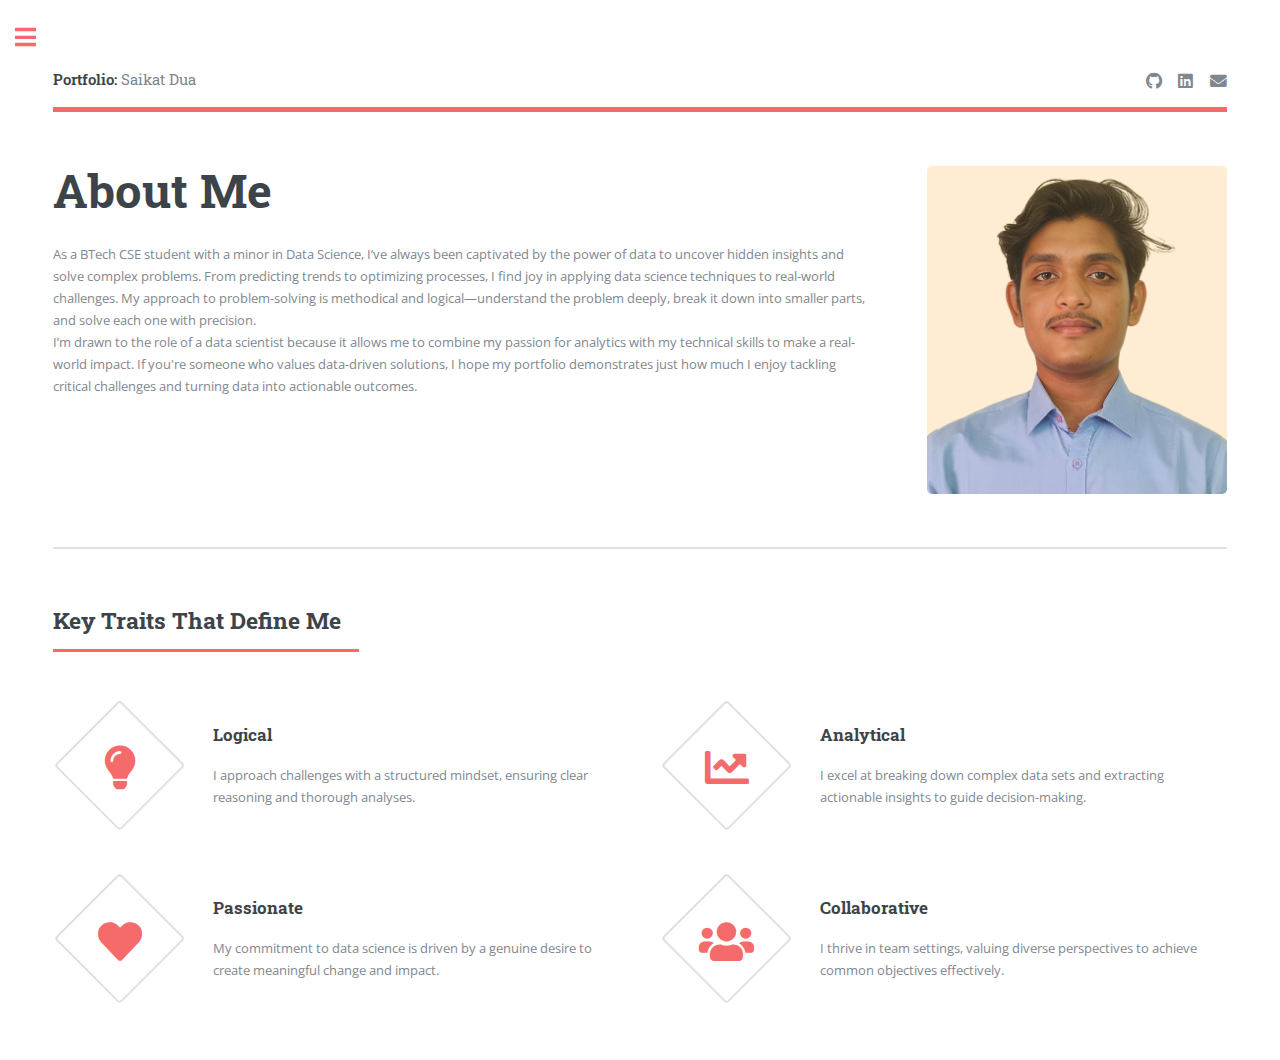
<file: index.html>
<!DOCTYPE HTML>
<!--
	Editorial by HTML5 UP
	html5up.net | @ajlkn
	Free for personal and commercial use under the CCA 3.0 license (html5up.net/license)
-->
<html>

<head>
	<title>Portfolio</title>
	<meta charset="utf-8" />
	<meta name="viewport" content="width=device-width, initial-scale=1, user-scalable=no" />
	<link rel="stylesheet" href="assets/css/main.css" />
</head>

<body class="is-preload">

	<!-- Wrapper -->
	<div id="wrapper">

		<!-- Main -->
		<div id="main">
			<div class="inner">

				<!-- Header -->
				<header id="header">
					<a href="index.html" class="logo"><strong>Portfolio:</strong> Saikat Dua</a>
					<ul class="icons">
						<li><a href="https://github.com/Saikat04" class="icon brands fa-github"><span
									class="label">GitHub</span></a></li>
						<li><a href="https://www.linkedin.com/in/saikat-dua/" class="icon brands fa-linkedin"><span
									class="label">LinkedIn</span></a></li>
						<li><a href="mailto:saikatdua21@gmail.com" class="icon solid fa-envelope"><span
									class="label">Gmail</span></a></li>
					</ul>
				</header>

				<!-- Banner -->
				<section id="banner">
					<div class="content">
						<header>
							<h1>About Me</h1>
						</header>
						<p>As a BTech CSE student with a minor in Data Science, I’ve always been captivated
							by the power of data to uncover hidden insights and solve complex problems. From
							predicting trends to optimizing processes, I find joy in applying data science
							techniques to real-world challenges. My approach to problem-solving is methodical
							and logical—understand the problem deeply, break it down into smaller parts, and
							solve each one with precision.</br>

							I’m drawn to the role of a data scientist because it allows me to combine my
							passion for analytics with my technical skills to make a real-world impact.
							If you're someone who values data-driven solutions, I hope my portfolio demonstrates
							just how much I enjoy tackling critical challenges and turning data into actionable
							outcomes.</p>

					</div>
					<span class="image object fit">
						<img src="images/myFormalPhoto.png" alt="" />
					</span>

				</section>

				<!-- Section -->
				<section>
					<header class="major">
						<h2>Key Traits That Define Me</h2>
					</header>
					<div class="features">
						<article>
							<span class="icon solid fa-lightbulb"></span>
							<div class="content">
								<h3>Logical</h3>
								<p>I approach challenges with a structured mindset, ensuring clear reasoning and
									thorough analyses.</p>
							</div>
						</article>
						<article>
							<span class="icon solid fa-chart-line"></span>
							<div class="content">
								<h3>Analytical</h3>
								<p>I excel at breaking down complex data sets and extracting actionable insights to
									guide decision-making.</p>
							</div>
						</article>
						<article>
							<span class="icon solid fa-heart"></span>
							<div class="content">
								<h3>Passionate</h3>
								<p>My commitment to data science is driven by a genuine desire to create meaningful
									change and impact.</p>
							</div>
						</article>
						<article>
							<span class="icon solid fa-users"></span>
							<div class="content">
								<h3>Collaborative</h3>
								<p>I thrive in team settings, valuing diverse perspectives to achieve common objectives
									effectively.</p>
							</div>
						</article>
					</div>
				</section>


			</div>
		</div>

		<!-- Sidebar -->
		<div id="sidebar">
			<div class="inner">

				<!-- Menu -->
				<nav id="menu">
					<header class="major">
						<h2>Menu</h2>
					</header>
					<ul>
						<li><a href="index.html">Homepage</a></li>
						<li><a href="resume.html">Resume</a></li>
						<li><a href="skills.html">Skills</a></li>
						<li><a href="projects.html">Projects</a></li>
					</ul>
				</nav>

				<!-- Section -->
				<section>
					<header class="major">
						<h2>Get in touch</h2>
					</header>
					<p>I’d love to hear from you! Whether you have a question, a collaboration opportunity,
						or just want to connect over our shared interests in data science and technology,
						feel free to reach out. Your insights and inquiries are always welcome, and I’m
						eager to engage in meaningful conversations that drive innovation and problem-solving.</p>
					<ul class="contact">
						<li class="icon solid fa-envelope"><a
								href="mailto:saikatdua21@gmail.com">saikatdua21@gmail.com</a></li>
						<li class="icon brands fa-linkedin"><a
							href="https://www.linkedin.com/in/saikat-dua/">LinkedIn: Saikat Dua</a></li>
					</ul>
				</section>

			</div>
		</div>

	</div>

	<!-- Scripts -->
	<script src="assets/js/jquery.min.js"></script>
	<script src="assets/js/browser.min.js"></script>
	<script src="assets/js/breakpoints.min.js"></script>
	<script src="assets/js/util.js"></script>
	<script src="assets/js/main.js"></script>

</body>

</html>
</file>
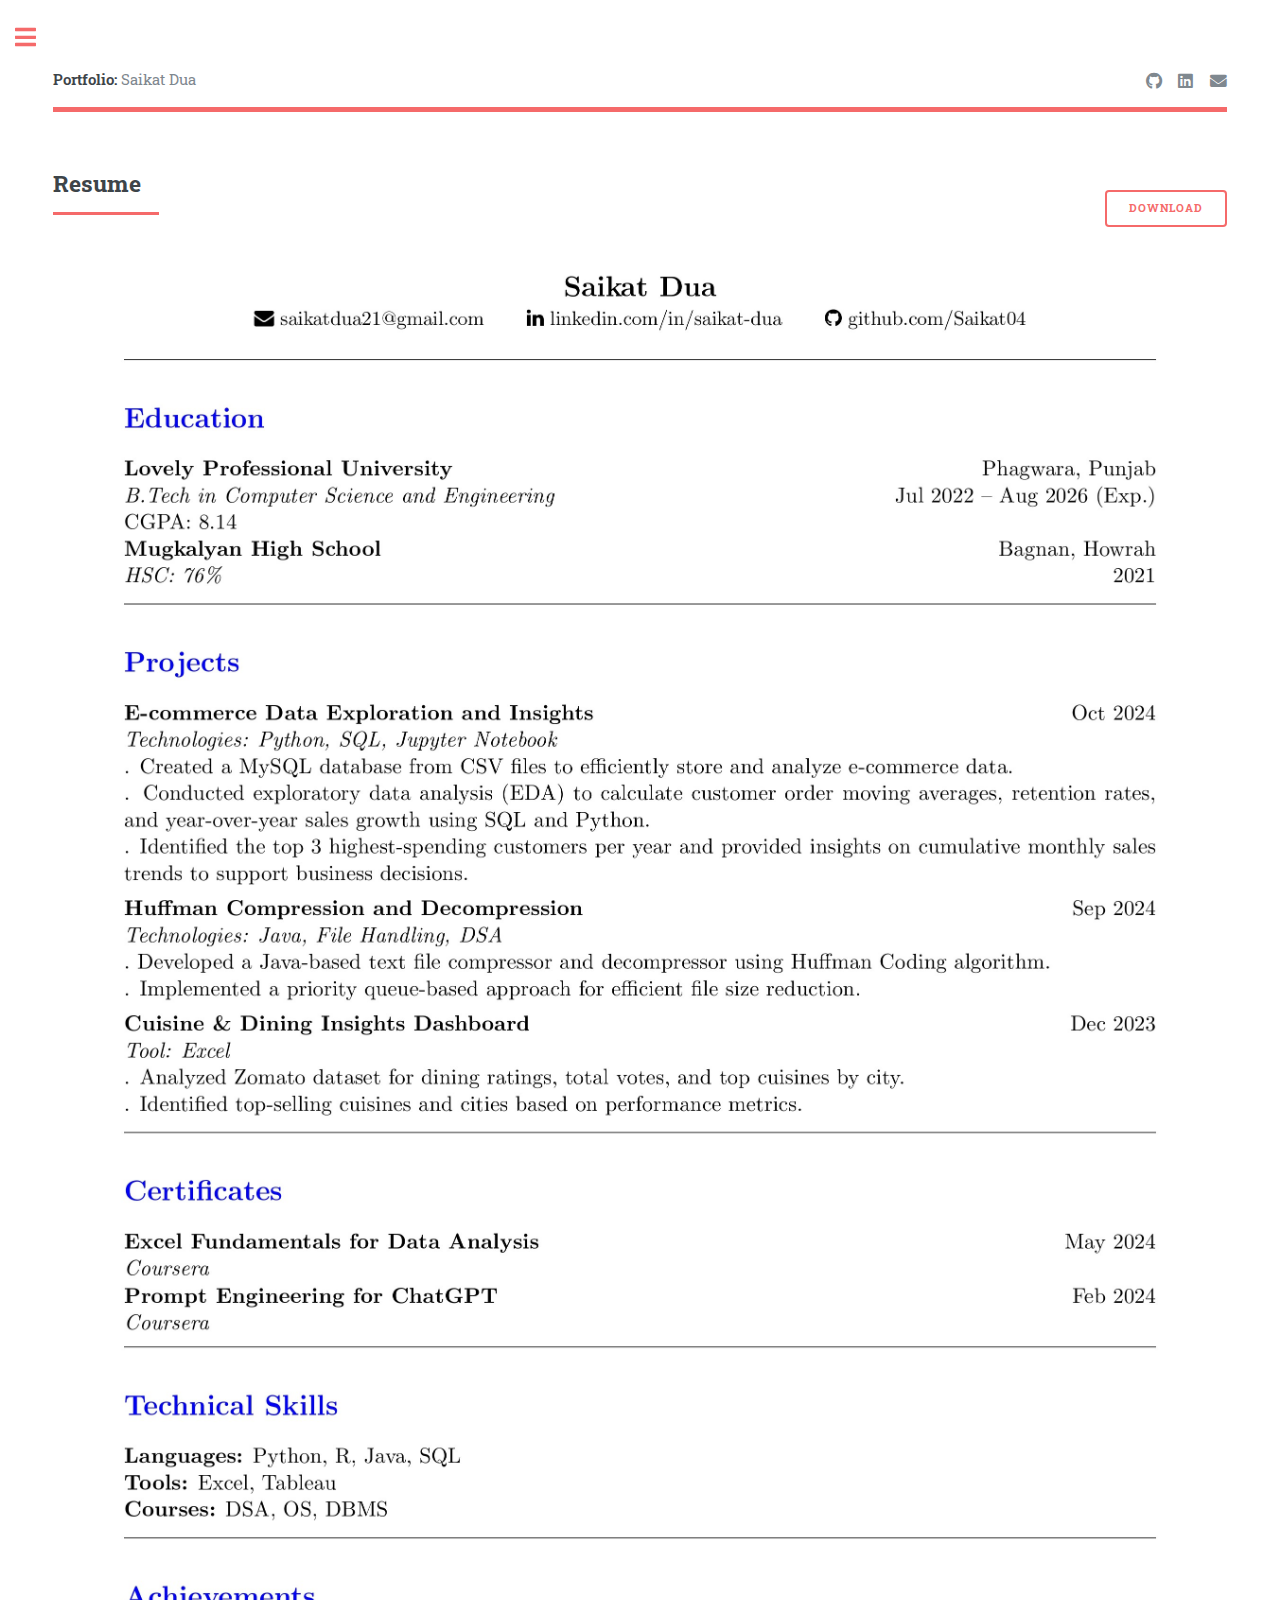
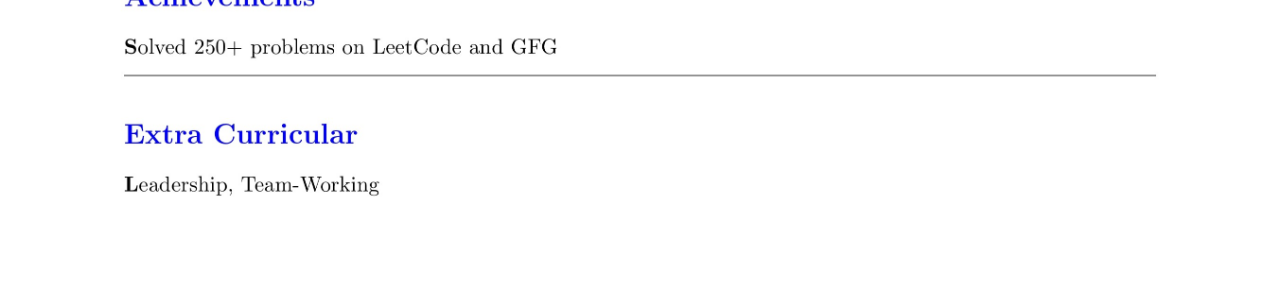
<file: resume.html>
<!DOCTYPE HTML>
<html>

<head>
    <title>Portfolio</title>
    <meta charset="utf-8" />
    <meta name="viewport" content="width=device-width, initial-scale=1, user-scalable=no" />
    <link rel="stylesheet" href="assets/css/main.css" />
</head>

<body class="is-preload">

    <!-- Wrapper -->
    <div id="wrapper">

        <!-- Main -->
        <div id="main">
            <div class="inner">

                <!-- Header -->
                <header id="header">
                    <a href="index.html" class="logo"><strong>Portfolio:</strong> Saikat Dua</a>
                    <ul class="icons">
                        <li><a href="https://github.com/Saikat04" class="icon brands fa-github"><span
                                    class="label">GitHub</span></a></li>
                        <li><a href="https://www.linkedin.com/in/saikat-dua/" class="icon brands fa-linkedin"><span
                                    class="label">LinkedIn</span></a></li>
                        <li><a href="mailto:saikatdua21@gmail.com" class="icon solid fa-envelope"><span
                                    class="label">Gmail</span></a></li>
                    </ul>
                </header>

                <!-- Content -->
                <section style="position: relative;">
                    <header class="main" style="display: flex; justify-content: space-between; align-items: center;"> 
                        <header class="major">
                            <h2>Resume</h2>
                        </header>                       
                        <a href="https://1drv.ms/b/c/0c2603d4661e2da8/EaKHaNieFdFLhnSWYtY1rpMBMd73BALkNBm1us3zPhjNMw" class="button" style="margin-left: 20px;">Download</a>
                    </header>
                    <span class="image main" style="margin-top: 10px;">
                        <img src="images/resume.jpg" alt="" />
                    </span>
                </section>

            </div>
        </div>

        <div id="sidebar">
            <div class="inner">

                <!-- Menu -->
                <nav id="menu">
                    <header class="major">
                        <h2>Menu</h2>
                    </header>
                    <ul>
                        <li><a href="index.html">Homepage</a></li>
                        <li><a href="resume.html">Resume</a></li>
                        <li><a href="skills.html">Skills</a></li>
                        <li><a href="projects.html">Projects</a></li>
                    </ul>
                </nav>

                <!-- Section -->
                <section>
                    <header class="major">
                        <h2>Get in touch</h2>
                    </header>
                    <p>I’d love to hear from you! Whether you have a question, a collaboration opportunity,
                        or just want to connect over our shared interests in data science and technology,
                        feel free to reach out. Your insights and inquiries are always welcome, and I’m
                        eager to engage in meaningful conversations that drive innovation and problem-solving.</p>
                    <ul class="contact">
                        <li class="icon solid fa-envelope"><a
                                href="mailto:saikatdua21@gmail.com">saikatdua21@gmail.com</a>
                        </li>
                        <li class="icon brands fa-linkedin"><a
							href="https://www.linkedin.com/in/saikat-dua/">LinkedIn: Saikat Dua</a></li>
                    </ul>
                </section>

            </div>
        </div>

    </div>

    <!-- Scripts -->
    <script src="assets/js/jquery.min.js"></script>
    <script src="assets/js/browser.min.js"></script>
    <script src="assets/js/breakpoints.min.js"></script>
    <script src="assets/js/util.js"></script>
    <script src="assets/js/main.js"></script>

</body>

</html>
</file>
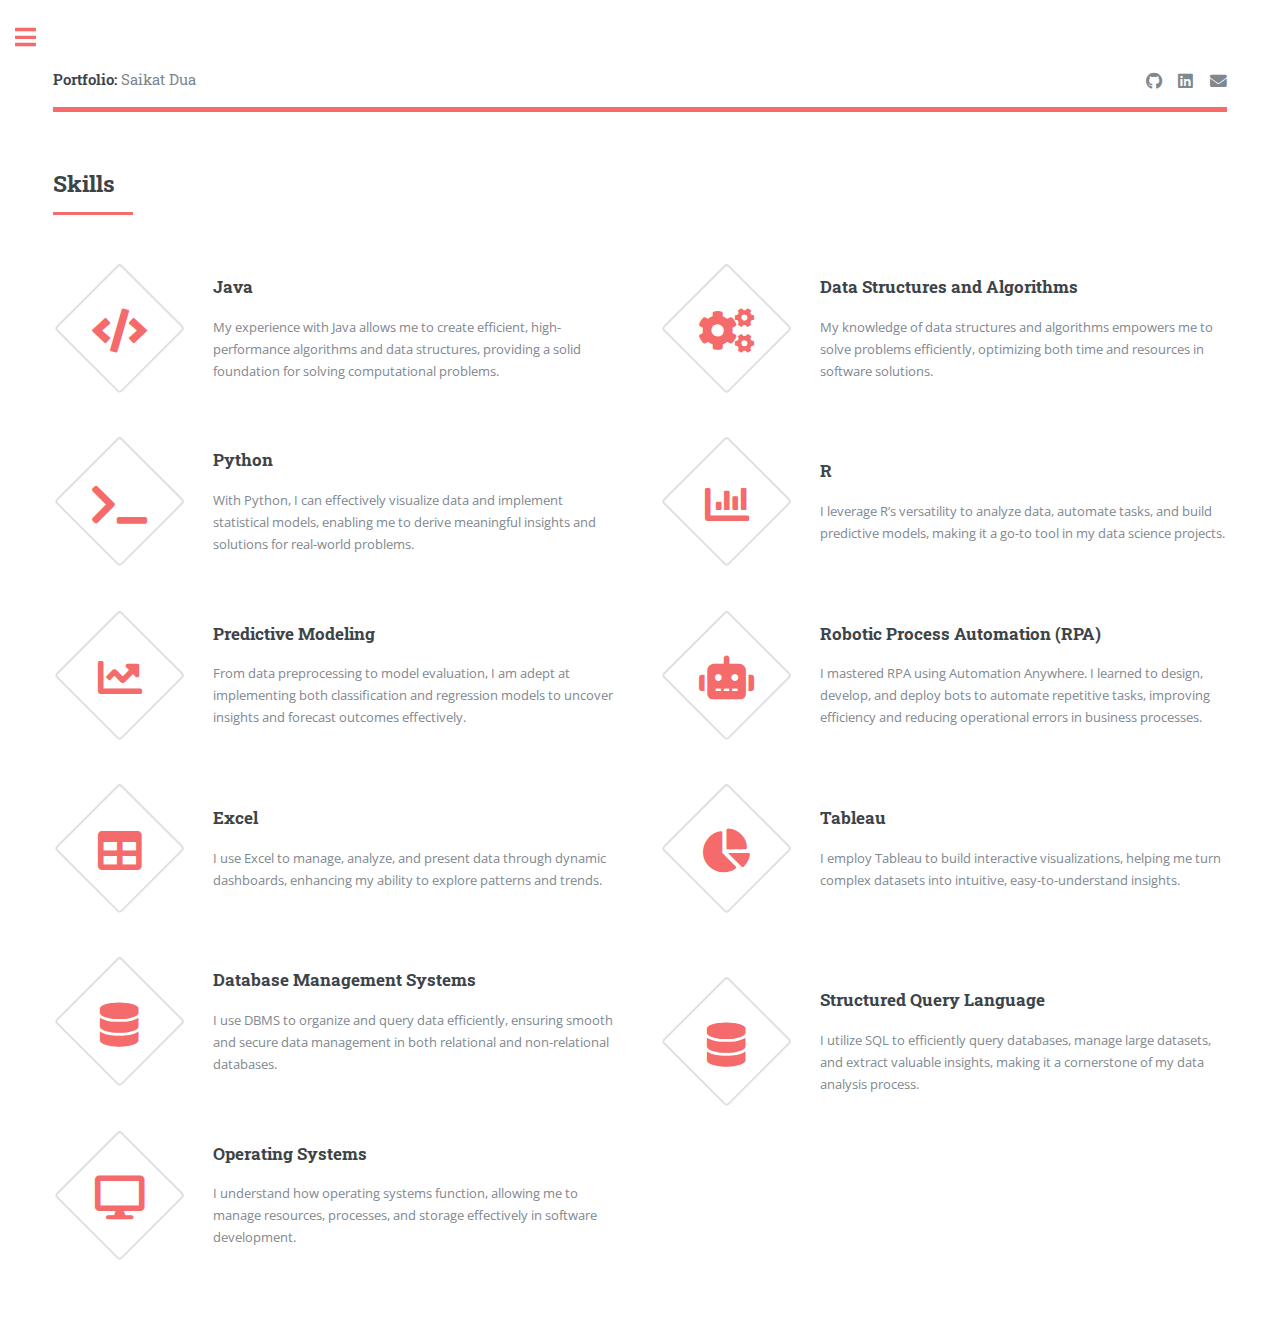
<file: skills.html>
<!DOCTYPE HTML>
<html>

<head>
    <title>Portfolio</title>
    <meta charset="utf-8" />
    <meta name="viewport" content="width=device-width, initial-scale=1, user-scalable=no" />
    <link rel="stylesheet" href="assets/css/main.css" />
</head>

<body class="is-preload">

    <!-- Wrapper -->
    <div id="wrapper">

        <!-- Main -->
        <div id="main">
            <div class="inner">

                <!-- Header -->
                <header id="header">
                    <a href="index.html" class="logo"><strong>Portfolio:</strong> Saikat Dua</a>
                    <ul class="icons">
                        <li><a href="https://github.com/Saikat04" class="icon brands fa-github"><span
                                    class="label">GitHub</span></a></li>
                        <li><a href="https://www.linkedin.com/in/saikat-dua/" class="icon brands fa-linkedin"><span
                                    class="label">LinkedIn</span></a></li>
                        <li><a href="mailto:saikatdua21@gmail.com" class="icon solid fa-envelope"><span
                                    class="label">Gmail</span></a></li>
                    </ul>
                </header>

                <!-- Banner -->
                <section>
                    <header class="major">
                        <h2>Skills</h2>
                    </header>
                    <div class="features">
                        <article>
                            <span class="icon solid fa-code"></span>
                            <div class="content">
                                <h3>Java</h3>
                                <p>My experience with Java allows me to create efficient, high-performance
                                    algorithms and data structures, providing a solid foundation for solving
                                    computational problems.</p>
                            </div>
                        </article>
                        <article>
                            <span class="icon solid fa-cogs"></span>
                            <div class="content">
                                <h3>Data Structures and Algorithms</h3>
                                <p>My knowledge of data structures and algorithms empowers me to solve
                                    problems efficiently, optimizing both time and resources in software
                                    solutions.</p>
                            </div>
                        </article>
                        <article>
                            <span class="icon solid fa-terminal"></span>
                            <div class="content">
                                <h3>Python</h3>
                                <p>With Python, I can effectively visualize data and implement statistical
                                    models, enabling me to derive meaningful insights and solutions for
                                    real-world problems.</p>
                            </div>
                        </article>
                        
                        <article>
                            <span class="icon solid fa-chart-bar"></span>
                            <div class="content">
                                <h3>R</h3>
                                <p>I leverage R’s versatility to analyze data, automate tasks, and build
                                    predictive models, making it a go-to tool in my data science projects.</p>
                            </div>
                        </article>
                        <article>
                            <span class="icon solid fa-chart-line"></span>
                            <div class="content">
                                <h3>Predictive Modeling</h3>
                                <p>From data preprocessing to model evaluation, I am adept at implementing both 
                                   classification and regression models to uncover insights and forecast outcomes effectively.</p>
                            </div>
                        </article>
                        <article>
                            <span class="icon solid fa-robot"></span>
                            <div class="content">
                                <h3>Robotic Process Automation (RPA)</h3>
                                <p>I mastered RPA using Automation Anywhere. I learned to design, 
                                   develop, and deploy bots to automate repetitive tasks, improving efficiency and reducing 
                                   operational errors in business processes.</p>
                            </div>
                        </article>
                        
                        <article>
                            <span class="icon solid fa-table"></span>
                            <div class="content">
                                <h3>Excel</h3>
                                <p>I use Excel to manage, analyze, and present data through dynamic
                                    dashboards, enhancing my ability to explore patterns and trends.</p>
                            </div>
                        </article>
                        <article>
                            <span class="icon solid fa-chart-pie"></span>
                            <div class="content">
                                <h3>Tableau</h3>
                                <p>I employ Tableau to build interactive visualizations, helping me turn
                                    complex datasets into intuitive, easy-to-understand insights.</p>
                            </div>
                        </article>


                        <article>
                            <span class="icon solid fa-database"></span>
                            <div class="content">
                                <h3>Database Management Systems</h3>
                                <p>I use DBMS to organize and query data efficiently, ensuring smooth
                                    and secure data management in both relational and non-relational
                                    databases.</p>
                            </div>
                        </article>
                        <article>
                            <span class="icon solid fa-database"></span>
                            <div class="content">
                                <h3>Structured Query Language</h3>
                                <p>I utilize SQL to efficiently query databases, manage large datasets,
                                    and extract valuable insights, making it a cornerstone of my data
                                    analysis process.</p>
                            </div>
                        </article>
                        <article>
                            <span class="icon solid fa-desktop"></span>
                            <div class="content">
                                <h3>Operating Systems</h3>
                                <p>I understand how operating systems function, allowing me to manage
                                    resources, processes, and storage effectively in software development.</p>
                            </div>
                        </article>
                    </div>
                </section>

            </div>
        </div>

        <!-- Sidebar -->
        <div id="sidebar">
            <div class="inner">

                <!-- Menu -->
                <nav id="menu">
                    <header class="major">
                        <h2>Menu</h2>
                    </header>
                    <ul>
                        <li><a href="index.html">Homepage</a></li>
                        <li><a href="resume.html">Resume</a></li>
                        <li><a href="skills.html">Skills</a></li>
                        <li><a href="projects.html">Projects</a></li>
                    </ul>
                </nav>

                <!-- Section -->
                <section>
                    <header class="major">
                        <h2>Get in touch</h2>
                    </header>
                    <p>I’d love to hear from you! Whether you have a question, a collaboration opportunity,
                        or just want to connect over our shared interests in data science and technology,
                        feel free to reach out. Your insights and inquiries are always welcome, and I’m
                        eager to engage in meaningful conversations that drive innovation and problem-solving.</p>
                    <ul class="contact">
                        <li class="icon solid fa-envelope"><a
                                href="mailto:saikatdua21@gmail.com">saikatdua21@gmail.com</a></li>
                        <li class="icon brands fa-linkedin"><a href="https://www.linkedin.com/in/saikat-dua/">LinkedIn:
                                Saikat Dua</a></li>
                    </ul>
                </section>

            </div>
        </div>

    </div>

    <!-- Scripts -->
    <script src="assets/js/jquery.min.js"></script>
    <script src="assets/js/browser.min.js"></script>
    <script src="assets/js/breakpoints.min.js"></script>
    <script src="assets/js/util.js"></script>
    <script src="assets/js/main.js"></script>

</body>

</html>
</file>
<file: assets/css/main.css>
@import url(fontawesome-all.min.css);
@import url("https://fonts.googleapis.com/css?family=Open+Sans:400,600,400italic,600italic|Roboto+Slab:400,700");

/*
	Editorial by HTML5 UP
	html5up.net | @ajlkn
	Free for personal and commercial use under the CCA 3.0 license (html5up.net/license)
*/
html,
body,
div,
span,
applet,
object,
iframe,
h1,
h2,
h3,
h4,
h5,
h6,
p,
blockquote,
pre,
a,
abbr,
acronym,
address,
big,
cite,
code,
del,
dfn,
em,
img,
ins,
kbd,
q,
s,
samp,
small,
strike,
strong,
sub,
sup,
tt,
var,
b,
u,
i,
center,
dl,
dt,
dd,
ol,
ul,
li,
fieldset,
form,
label,
legend,
table,
caption,
tbody,
tfoot,
thead,
tr,
th,
td,
article,
aside,
canvas,
details,
embed,
figure,
figcaption,
footer,
header,
hgroup,
menu,
nav,
output,
ruby,
section,
summary,
time,
mark,
audio,
video {
  margin: 0;
  padding: 0;
  border: 0;
  font-size: 100%;
  font: inherit;
  vertical-align: baseline;
}

article,
aside,
details,
figcaption,
figure,
footer,
header,
hgroup,
menu,
nav,
section {
  display: block;
}

body {
  line-height: 1;
}

ol,
ul {
  list-style: none;
}

blockquote,
q {
  quotes: none;
}

blockquote:before,
blockquote:after,
q:before,
q:after {
  content: '';
  content: none;
}

table {
  border-collapse: collapse;
  border-spacing: 0;
}

body {
  -webkit-text-size-adjust: none;
}

mark {
  background-color: transparent;
  color: inherit;
}

input::-moz-focus-inner {
  border: 0;
  padding: 0;
}

input,
select,
textarea {
  -moz-appearance: none;
  -webkit-appearance: none;
  -ms-appearance: none;
  appearance: none;
}

/* Basic */
@-ms-viewport {
  width: device-width;
}

body {
  -ms-overflow-style: scrollbar;
}

@media screen and (max-width: 480px) {

  html,
  body {
    min-width: 320px;
  }
}

html {
  box-sizing: border-box;
}

*,
*:before,
*:after {
  box-sizing: inherit;
}

body {
  background: #ffffff;
}

body.is-preload *,
body.is-preload *:before,
body.is-preload *:after,
body.is-resizing *,
body.is-resizing *:before,
body.is-resizing *:after {
  -moz-animation: none !important;
  -webkit-animation: none !important;
  -ms-animation: none !important;
  animation: none !important;
  -moz-transition: none !important;
  -webkit-transition: none !important;
  -ms-transition: none !important;
  transition: none !important;
}

/* Type */
body,
input,
select,
textarea {
  color: #7f888f;
  font-family: "Open Sans", sans-serif;
  font-size: 13pt;
  font-weight: 400;
  line-height: 1.65;
}

@media screen and (max-width: 1680px) {

  body,
  input,
  select,
  textarea {
    font-size: 11pt;
  }
}

@media screen and (max-width: 1280px) {

  body,
  input,
  select,
  textarea {
    font-size: 10pt;
  }
}

@media screen and (max-width: 360px) {

  body,
  input,
  select,
  textarea {
    font-size: 9pt;
  }
}

a {
  -moz-transition: color 0.2s ease-in-out, border-bottom-color 0.2s ease-in-out;
  -webkit-transition: color 0.2s ease-in-out, border-bottom-color 0.2s ease-in-out;
  -ms-transition: color 0.2s ease-in-out, border-bottom-color 0.2s ease-in-out;
  transition: color 0.2s ease-in-out, border-bottom-color 0.2s ease-in-out;
  border-bottom: dotted 1px;
  color: #f56a6a;
  text-decoration: none;
}

a:hover {
  border-bottom-color: #f56a6a;
  color: #f56a6a !important;
}

a:hover strong {
  color: inherit;
}

strong,
b {
  color: #3d4449;
  font-weight: 600;
}

em,
i {
  font-style: italic;
}

p {
  margin: 0 0 2em 0;
}

h1,
h2,
h3,
h4,
h5,
h6 {
  color: #3d4449;
  font-family: "Roboto Slab", serif;
  font-weight: 700;
  line-height: 1.5;
  margin: 0 0 1em 0;
}

h1 a,
h2 a,
h3 a,
h4 a,
h5 a,
h6 a {
  color: inherit;
  text-decoration: none;
  border-bottom: 0;
}

h1 {
  font-size: 4em;
  margin: 0 0 0.5em 0;
  line-height: 1.3;
}

h2 {
  font-size: 1.75em;
}

h3 {
  font-size: 1.25em;
}

h4 {
  font-size: 1.1em;
}

h5 {
  font-size: 0.9em;
}

h6 {
  font-size: 0.7em;
}

@media screen and (max-width: 1680px) {
  h1 {
    font-size: 3.5em;
  }
}

@media screen and (max-width: 980px) {
  h1 {
    font-size: 3.25em;
  }
}

@media screen and (max-width: 736px) {
  h1 {
    font-size: 2em;
    line-height: 1.4;
  }

  h2 {
    font-size: 1.5em;
  }
}

sub {
  font-size: 0.8em;
  position: relative;
  top: 0.5em;
}

sup {
  font-size: 0.8em;
  position: relative;
  top: -0.5em;
}

blockquote {
  border-left: solid 3px rgba(210, 215, 217, 0.75);
  font-style: italic;
  margin: 0 0 2em 0;
  padding: 0.5em 0 0.5em 2em;
}

code {
  background: rgba(230, 235, 237, 0.25);
  border-radius: 0.375em;
  border: solid 1px rgba(210, 215, 217, 0.75);
  font-family: "Courier New", monospace;
  font-size: 0.9em;
  margin: 0 0.25em;
  padding: 0.25em 0.65em;
}

pre {
  -webkit-overflow-scrolling: touch;
  font-family: "Courier New", monospace;
  font-size: 0.9em;
  margin: 0 0 2em 0;
}

pre code {
  display: block;
  line-height: 1.75;
  padding: 1em 1.5em;
  overflow-x: auto;
}

hr {
  border: 0;
  border-bottom: solid 1px rgba(210, 215, 217, 0.75);
  margin: 2em 0;
}

hr.major {
  margin: 3em 0;
}

.align-left {
  text-align: left;
}

.align-center {
  text-align: center;
}

.align-right {
  text-align: right;
}

/* Row */
.row {
  display: flex;
  flex-wrap: wrap;
  box-sizing: border-box;
  align-items: stretch;
}

.row>* {
  box-sizing: border-box;
}

.row.gtr-uniform>*> :last-child {
  margin-bottom: 0;
}

.row.aln-left {
  justify-content: flex-start;
}

.row.aln-center {
  justify-content: center;
}

.row.aln-right {
  justify-content: flex-end;
}

.row.aln-top {
  align-items: flex-start;
}

.row.aln-middle {
  align-items: center;
}

.row.aln-bottom {
  align-items: flex-end;
}

.row>.imp {
  order: -1;
}

.row>.col-1 {
  width: 8.33333%;
}

.row>.off-1 {
  margin-left: 8.33333%;
}

.row>.col-2 {
  width: 16.66667%;
}

.row>.off-2 {
  margin-left: 16.66667%;
}

.row>.col-3 {
  width: 25%;
}

.row>.off-3 {
  margin-left: 25%;
}

.row>.col-4 {
  width: 33.33333%;
}

.row>.off-4 {
  margin-left: 33.33333%;
}

.row>.col-5 {
  width: 41.66667%;
}

.row>.off-5 {
  margin-left: 41.66667%;
}

.row>.col-6 {
  width: 50%;
}

.row>.off-6 {
  margin-left: 50%;
}

.row>.col-7 {
  width: 58.33333%;
}

.row>.off-7 {
  margin-left: 58.33333%;
}

.row>.col-8 {
  width: 66.66667%;
}

.row>.off-8 {
  margin-left: 66.66667%;
}

.row>.col-9 {
  width: 75%;
}

.row>.off-9 {
  margin-left: 75%;
}

.row>.col-10 {
  width: 83.33333%;
}

.row>.off-10 {
  margin-left: 83.33333%;
}

.row>.col-11 {
  width: 91.66667%;
}

.row>.off-11 {
  margin-left: 91.66667%;
}

.row>.col-12 {
  width: 100%;
}

.row>.off-12 {
  margin-left: 100%;
}

.row.gtr-0 {
  margin-top: 0;
  margin-left: 0em;
}

.row.gtr-0>* {
  padding: 0 0 0 0em;
}

.row.gtr-0.gtr-uniform {
  margin-top: 0em;
}

.row.gtr-0.gtr-uniform>* {
  padding-top: 0em;
}

.row.gtr-25 {
  margin-top: 0;
  margin-left: -0.375em;
}

.row.gtr-25>* {
  padding: 0 0 0 0.375em;
}

.row.gtr-25.gtr-uniform {
  margin-top: -0.375em;
}

.row.gtr-25.gtr-uniform>* {
  padding-top: 0.375em;
}

.row.gtr-50 {
  margin-top: 0;
  margin-left: -0.75em;
}

.row.gtr-50>* {
  padding: 0 0 0 0.75em;
}

.row.gtr-50.gtr-uniform {
  margin-top: -0.75em;
}

.row.gtr-50.gtr-uniform>* {
  padding-top: 0.75em;
}

.row {
  margin-top: 0;
  margin-left: -1.5em;
}

.row>* {
  padding: 0 0 0 1.5em;
}

.row.gtr-uniform {
  margin-top: -1.5em;
}

.row.gtr-uniform>* {
  padding-top: 1.5em;
}

.row.gtr-150 {
  margin-top: 0;
  margin-left: -2.25em;
}

.row.gtr-150>* {
  padding: 0 0 0 2.25em;
}

.row.gtr-150.gtr-uniform {
  margin-top: -2.25em;
}

.row.gtr-150.gtr-uniform>* {
  padding-top: 2.25em;
}

.row.gtr-200 {
  margin-top: 0;
  margin-left: -3em;
}

.row.gtr-200>* {
  padding: 0 0 0 3em;
}

.row.gtr-200.gtr-uniform {
  margin-top: -3em;
}

.row.gtr-200.gtr-uniform>* {
  padding-top: 3em;
}

@media screen and (max-width: 1680px) {
  .row {
    display: flex;
    flex-wrap: wrap;
    box-sizing: border-box;
    align-items: stretch;
  }

  .row>* {
    box-sizing: border-box;
  }

  .row.gtr-uniform>*> :last-child {
    margin-bottom: 0;
  }

  .row.aln-left {
    justify-content: flex-start;
  }

  .row.aln-center {
    justify-content: center;
  }

  .row.aln-right {
    justify-content: flex-end;
  }

  .row.aln-top {
    align-items: flex-start;
  }

  .row.aln-middle {
    align-items: center;
  }

  .row.aln-bottom {
    align-items: flex-end;
  }

  .row>.imp-xlarge {
    order: -1;
  }

  .row>.col-1-xlarge {
    width: 8.33333%;
  }

  .row>.off-1-xlarge {
    margin-left: 8.33333%;
  }

  .row>.col-2-xlarge {
    width: 16.66667%;
  }

  .row>.off-2-xlarge {
    margin-left: 16.66667%;
  }

  .row>.col-3-xlarge {
    width: 25%;
  }

  .row>.off-3-xlarge {
    margin-left: 25%;
  }

  .row>.col-4-xlarge {
    width: 33.33333%;
  }

  .row>.off-4-xlarge {
    margin-left: 33.33333%;
  }

  .row>.col-5-xlarge {
    width: 41.66667%;
  }

  .row>.off-5-xlarge {
    margin-left: 41.66667%;
  }

  .row>.col-6-xlarge {
    width: 50%;
  }

  .row>.off-6-xlarge {
    margin-left: 50%;
  }

  .row>.col-7-xlarge {
    width: 58.33333%;
  }

  .row>.off-7-xlarge {
    margin-left: 58.33333%;
  }

  .row>.col-8-xlarge {
    width: 66.66667%;
  }

  .row>.off-8-xlarge {
    margin-left: 66.66667%;
  }

  .row>.col-9-xlarge {
    width: 75%;
  }

  .row>.off-9-xlarge {
    margin-left: 75%;
  }

  .row>.col-10-xlarge {
    width: 83.33333%;
  }

  .row>.off-10-xlarge {
    margin-left: 83.33333%;
  }

  .row>.col-11-xlarge {
    width: 91.66667%;
  }

  .row>.off-11-xlarge {
    margin-left: 91.66667%;
  }

  .row>.col-12-xlarge {
    width: 100%;
  }

  .row>.off-12-xlarge {
    margin-left: 100%;
  }

  .row.gtr-0 {
    margin-top: 0;
    margin-left: 0em;
  }

  .row.gtr-0>* {
    padding: 0 0 0 0em;
  }

  .row.gtr-0.gtr-uniform {
    margin-top: 0em;
  }

  .row.gtr-0.gtr-uniform>* {
    padding-top: 0em;
  }

  .row.gtr-25 {
    margin-top: 0;
    margin-left: -0.375em;
  }

  .row.gtr-25>* {
    padding: 0 0 0 0.375em;
  }

  .row.gtr-25.gtr-uniform {
    margin-top: -0.375em;
  }

  .row.gtr-25.gtr-uniform>* {
    padding-top: 0.375em;
  }

  .row.gtr-50 {
    margin-top: 0;
    margin-left: -0.75em;
  }

  .row.gtr-50>* {
    padding: 0 0 0 0.75em;
  }

  .row.gtr-50.gtr-uniform {
    margin-top: -0.75em;
  }

  .row.gtr-50.gtr-uniform>* {
    padding-top: 0.75em;
  }

  .row {
    margin-top: 0;
    margin-left: -1.5em;
  }

  .row>* {
    padding: 0 0 0 1.5em;
  }

  .row.gtr-uniform {
    margin-top: -1.5em;
  }

  .row.gtr-uniform>* {
    padding-top: 1.5em;
  }

  .row.gtr-150 {
    margin-top: 0;
    margin-left: -2.25em;
  }

  .row.gtr-150>* {
    padding: 0 0 0 2.25em;
  }

  .row.gtr-150.gtr-uniform {
    margin-top: -2.25em;
  }

  .row.gtr-150.gtr-uniform>* {
    padding-top: 2.25em;
  }

  .row.gtr-200 {
    margin-top: 0;
    margin-left: -3em;
  }

  .row.gtr-200>* {
    padding: 0 0 0 3em;
  }

  .row.gtr-200.gtr-uniform {
    margin-top: -3em;
  }

  .row.gtr-200.gtr-uniform>* {
    padding-top: 3em;
  }
}

@media screen and (max-width: 1280px) {
  .row {
    display: flex;
    flex-wrap: wrap;
    box-sizing: border-box;
    align-items: stretch;
  }

  .row>* {
    box-sizing: border-box;
  }

  .row.gtr-uniform>*> :last-child {
    margin-bottom: 0;
  }

  .row.aln-left {
    justify-content: flex-start;
  }

  .row.aln-center {
    justify-content: center;
  }

  .row.aln-right {
    justify-content: flex-end;
  }

  .row.aln-top {
    align-items: flex-start;
  }

  .row.aln-middle {
    align-items: center;
  }

  .row.aln-bottom {
    align-items: flex-end;
  }

  .row>.imp-large {
    order: -1;
  }

  .row>.col-1-large {
    width: 8.33333%;
  }

  .row>.off-1-large {
    margin-left: 8.33333%;
  }

  .row>.col-2-large {
    width: 16.66667%;
  }

  .row>.off-2-large {
    margin-left: 16.66667%;
  }

  .row>.col-3-large {
    width: 25%;
  }

  .row>.off-3-large {
    margin-left: 25%;
  }

  .row>.col-4-large {
    width: 33.33333%;
  }

  .row>.off-4-large {
    margin-left: 33.33333%;
  }

  .row>.col-5-large {
    width: 41.66667%;
  }

  .row>.off-5-large {
    margin-left: 41.66667%;
  }

  .row>.col-6-large {
    width: 50%;
  }

  .row>.off-6-large {
    margin-left: 50%;
  }

  .row>.col-7-large {
    width: 58.33333%;
  }

  .row>.off-7-large {
    margin-left: 58.33333%;
  }

  .row>.col-8-large {
    width: 66.66667%;
  }

  .row>.off-8-large {
    margin-left: 66.66667%;
  }

  .row>.col-9-large {
    width: 75%;
  }

  .row>.off-9-large {
    margin-left: 75%;
  }

  .row>.col-10-large {
    width: 83.33333%;
  }

  .row>.off-10-large {
    margin-left: 83.33333%;
  }

  .row>.col-11-large {
    width: 91.66667%;
  }

  .row>.off-11-large {
    margin-left: 91.66667%;
  }

  .row>.col-12-large {
    width: 100%;
  }

  .row>.off-12-large {
    margin-left: 100%;
  }

  .row.gtr-0 {
    margin-top: 0;
    margin-left: 0em;
  }

  .row.gtr-0>* {
    padding: 0 0 0 0em;
  }

  .row.gtr-0.gtr-uniform {
    margin-top: 0em;
  }

  .row.gtr-0.gtr-uniform>* {
    padding-top: 0em;
  }

  .row.gtr-25 {
    margin-top: 0;
    margin-left: -0.375em;
  }

  .row.gtr-25>* {
    padding: 0 0 0 0.375em;
  }

  .row.gtr-25.gtr-uniform {
    margin-top: -0.375em;
  }

  .row.gtr-25.gtr-uniform>* {
    padding-top: 0.375em;
  }

  .row.gtr-50 {
    margin-top: 0;
    margin-left: -0.75em;
  }

  .row.gtr-50>* {
    padding: 0 0 0 0.75em;
  }

  .row.gtr-50.gtr-uniform {
    margin-top: -0.75em;
  }

  .row.gtr-50.gtr-uniform>* {
    padding-top: 0.75em;
  }

  .row {
    margin-top: 0;
    margin-left: -1.5em;
  }

  .row>* {
    padding: 0 0 0 1.5em;
  }

  .row.gtr-uniform {
    margin-top: -1.5em;
  }

  .row.gtr-uniform>* {
    padding-top: 1.5em;
  }

  .row.gtr-150 {
    margin-top: 0;
    margin-left: -2.25em;
  }

  .row.gtr-150>* {
    padding: 0 0 0 2.25em;
  }

  .row.gtr-150.gtr-uniform {
    margin-top: -2.25em;
  }

  .row.gtr-150.gtr-uniform>* {
    padding-top: 2.25em;
  }

  .row.gtr-200 {
    margin-top: 0;
    margin-left: -3em;
  }

  .row.gtr-200>* {
    padding: 0 0 0 3em;
  }

  .row.gtr-200.gtr-uniform {
    margin-top: -3em;
  }

  .row.gtr-200.gtr-uniform>* {
    padding-top: 3em;
  }
}

@media screen and (max-width: 980px) {
  .row {
    display: flex;
    flex-wrap: wrap;
    box-sizing: border-box;
    align-items: stretch;
  }

  .row>* {
    box-sizing: border-box;
  }

  .row.gtr-uniform>*> :last-child {
    margin-bottom: 0;
  }

  .row.aln-left {
    justify-content: flex-start;
  }

  .row.aln-center {
    justify-content: center;
  }

  .row.aln-right {
    justify-content: flex-end;
  }

  .row.aln-top {
    align-items: flex-start;
  }

  .row.aln-middle {
    align-items: center;
  }

  .row.aln-bottom {
    align-items: flex-end;
  }

  .row>.imp-medium {
    order: -1;
  }

  .row>.col-1-medium {
    width: 8.33333%;
  }

  .row>.off-1-medium {
    margin-left: 8.33333%;
  }

  .row>.col-2-medium {
    width: 16.66667%;
  }

  .row>.off-2-medium {
    margin-left: 16.66667%;
  }

  .row>.col-3-medium {
    width: 25%;
  }

  .row>.off-3-medium {
    margin-left: 25%;
  }

  .row>.col-4-medium {
    width: 33.33333%;
  }

  .row>.off-4-medium {
    margin-left: 33.33333%;
  }

  .row>.col-5-medium {
    width: 41.66667%;
  }

  .row>.off-5-medium {
    margin-left: 41.66667%;
  }

  .row>.col-6-medium {
    width: 50%;
  }

  .row>.off-6-medium {
    margin-left: 50%;
  }

  .row>.col-7-medium {
    width: 58.33333%;
  }

  .row>.off-7-medium {
    margin-left: 58.33333%;
  }

  .row>.col-8-medium {
    width: 66.66667%;
  }

  .row>.off-8-medium {
    margin-left: 66.66667%;
  }

  .row>.col-9-medium {
    width: 75%;
  }

  .row>.off-9-medium {
    margin-left: 75%;
  }

  .row>.col-10-medium {
    width: 83.33333%;
  }

  .row>.off-10-medium {
    margin-left: 83.33333%;
  }

  .row>.col-11-medium {
    width: 91.66667%;
  }

  .row>.off-11-medium {
    margin-left: 91.66667%;
  }

  .row>.col-12-medium {
    width: 100%;
  }

  .row>.off-12-medium {
    margin-left: 100%;
  }

  .row.gtr-0 {
    margin-top: 0;
    margin-left: 0em;
  }

  .row.gtr-0>* {
    padding: 0 0 0 0em;
  }

  .row.gtr-0.gtr-uniform {
    margin-top: 0em;
  }

  .row.gtr-0.gtr-uniform>* {
    padding-top: 0em;
  }

  .row.gtr-25 {
    margin-top: 0;
    margin-left: -0.375em;
  }

  .row.gtr-25>* {
    padding: 0 0 0 0.375em;
  }

  .row.gtr-25.gtr-uniform {
    margin-top: -0.375em;
  }

  .row.gtr-25.gtr-uniform>* {
    padding-top: 0.375em;
  }

  .row.gtr-50 {
    margin-top: 0;
    margin-left: -0.75em;
  }

  .row.gtr-50>* {
    padding: 0 0 0 0.75em;
  }

  .row.gtr-50.gtr-uniform {
    margin-top: -0.75em;
  }

  .row.gtr-50.gtr-uniform>* {
    padding-top: 0.75em;
  }

  .row {
    margin-top: 0;
    margin-left: -1.5em;
  }

  .row>* {
    padding: 0 0 0 1.5em;
  }

  .row.gtr-uniform {
    margin-top: -1.5em;
  }

  .row.gtr-uniform>* {
    padding-top: 1.5em;
  }

  .row.gtr-150 {
    margin-top: 0;
    margin-left: -2.25em;
  }

  .row.gtr-150>* {
    padding: 0 0 0 2.25em;
  }

  .row.gtr-150.gtr-uniform {
    margin-top: -2.25em;
  }

  .row.gtr-150.gtr-uniform>* {
    padding-top: 2.25em;
  }

  .row.gtr-200 {
    margin-top: 0;
    margin-left: -3em;
  }

  .row.gtr-200>* {
    padding: 0 0 0 3em;
  }

  .row.gtr-200.gtr-uniform {
    margin-top: -3em;
  }

  .row.gtr-200.gtr-uniform>* {
    padding-top: 3em;
  }
}

@media screen and (max-width: 736px) {
  .row {
    display: flex;
    flex-wrap: wrap;
    box-sizing: border-box;
    align-items: stretch;
  }

  .row>* {
    box-sizing: border-box;
  }

  .row.gtr-uniform>*> :last-child {
    margin-bottom: 0;
  }

  .row.aln-left {
    justify-content: flex-start;
  }

  .row.aln-center {
    justify-content: center;
  }

  .row.aln-right {
    justify-content: flex-end;
  }

  .row.aln-top {
    align-items: flex-start;
  }

  .row.aln-middle {
    align-items: center;
  }

  .row.aln-bottom {
    align-items: flex-end;
  }

  .row>.imp-small {
    order: -1;
  }

  .row>.col-1-small {
    width: 8.33333%;
  }

  .row>.off-1-small {
    margin-left: 8.33333%;
  }

  .row>.col-2-small {
    width: 16.66667%;
  }

  .row>.off-2-small {
    margin-left: 16.66667%;
  }

  .row>.col-3-small {
    width: 25%;
  }

  .row>.off-3-small {
    margin-left: 25%;
  }

  .row>.col-4-small {
    width: 33.33333%;
  }

  .row>.off-4-small {
    margin-left: 33.33333%;
  }

  .row>.col-5-small {
    width: 41.66667%;
  }

  .row>.off-5-small {
    margin-left: 41.66667%;
  }

  .row>.col-6-small {
    width: 50%;
  }

  .row>.off-6-small {
    margin-left: 50%;
  }

  .row>.col-7-small {
    width: 58.33333%;
  }

  .row>.off-7-small {
    margin-left: 58.33333%;
  }

  .row>.col-8-small {
    width: 66.66667%;
  }

  .row>.off-8-small {
    margin-left: 66.66667%;
  }

  .row>.col-9-small {
    width: 75%;
  }

  .row>.off-9-small {
    margin-left: 75%;
  }

  .row>.col-10-small {
    width: 83.33333%;
  }

  .row>.off-10-small {
    margin-left: 83.33333%;
  }

  .row>.col-11-small {
    width: 91.66667%;
  }

  .row>.off-11-small {
    margin-left: 91.66667%;
  }

  .row>.col-12-small {
    width: 100%;
  }

  .row>.off-12-small {
    margin-left: 100%;
  }

  .row.gtr-0 {
    margin-top: 0;
    margin-left: 0em;
  }

  .row.gtr-0>* {
    padding: 0 0 0 0em;
  }

  .row.gtr-0.gtr-uniform {
    margin-top: 0em;
  }

  .row.gtr-0.gtr-uniform>* {
    padding-top: 0em;
  }

  .row.gtr-25 {
    margin-top: 0;
    margin-left: -0.375em;
  }

  .row.gtr-25>* {
    padding: 0 0 0 0.375em;
  }

  .row.gtr-25.gtr-uniform {
    margin-top: -0.375em;
  }

  .row.gtr-25.gtr-uniform>* {
    padding-top: 0.375em;
  }

  .row.gtr-50 {
    margin-top: 0;
    margin-left: -0.75em;
  }

  .row.gtr-50>* {
    padding: 0 0 0 0.75em;
  }

  .row.gtr-50.gtr-uniform {
    margin-top: -0.75em;
  }

  .row.gtr-50.gtr-uniform>* {
    padding-top: 0.75em;
  }

  .row {
    margin-top: 0;
    margin-left: -1.5em;
  }

  .row>* {
    padding: 0 0 0 1.5em;
  }

  .row.gtr-uniform {
    margin-top: -1.5em;
  }

  .row.gtr-uniform>* {
    padding-top: 1.5em;
  }

  .row.gtr-150 {
    margin-top: 0;
    margin-left: -2.25em;
  }

  .row.gtr-150>* {
    padding: 0 0 0 2.25em;
  }

  .row.gtr-150.gtr-uniform {
    margin-top: -2.25em;
  }

  .row.gtr-150.gtr-uniform>* {
    padding-top: 2.25em;
  }

  .row.gtr-200 {
    margin-top: 0;
    margin-left: -3em;
  }

  .row.gtr-200>* {
    padding: 0 0 0 3em;
  }

  .row.gtr-200.gtr-uniform {
    margin-top: -3em;
  }

  .row.gtr-200.gtr-uniform>* {
    padding-top: 3em;
  }
}

@media screen and (max-width: 480px) {
  .row {
    display: flex;
    flex-wrap: wrap;
    box-sizing: border-box;
    align-items: stretch;
  }

  .row>* {
    box-sizing: border-box;
  }

  .row.gtr-uniform>*> :last-child {
    margin-bottom: 0;
  }

  .row.aln-left {
    justify-content: flex-start;
  }

  .row.aln-center {
    justify-content: center;
  }

  .row.aln-right {
    justify-content: flex-end;
  }

  .row.aln-top {
    align-items: flex-start;
  }

  .row.aln-middle {
    align-items: center;
  }

  .row.aln-bottom {
    align-items: flex-end;
  }

  .row>.imp-xsmall {
    order: -1;
  }

  .row>.col-1-xsmall {
    width: 8.33333%;
  }

  .row>.off-1-xsmall {
    margin-left: 8.33333%;
  }

  .row>.col-2-xsmall {
    width: 16.66667%;
  }

  .row>.off-2-xsmall {
    margin-left: 16.66667%;
  }

  .row>.col-3-xsmall {
    width: 25%;
  }

  .row>.off-3-xsmall {
    margin-left: 25%;
  }

  .row>.col-4-xsmall {
    width: 33.33333%;
  }

  .row>.off-4-xsmall {
    margin-left: 33.33333%;
  }

  .row>.col-5-xsmall {
    width: 41.66667%;
  }

  .row>.off-5-xsmall {
    margin-left: 41.66667%;
  }

  .row>.col-6-xsmall {
    width: 50%;
  }

  .row>.off-6-xsmall {
    margin-left: 50%;
  }

  .row>.col-7-xsmall {
    width: 58.33333%;
  }

  .row>.off-7-xsmall {
    margin-left: 58.33333%;
  }

  .row>.col-8-xsmall {
    width: 66.66667%;
  }

  .row>.off-8-xsmall {
    margin-left: 66.66667%;
  }

  .row>.col-9-xsmall {
    width: 75%;
  }

  .row>.off-9-xsmall {
    margin-left: 75%;
  }

  .row>.col-10-xsmall {
    width: 83.33333%;
  }

  .row>.off-10-xsmall {
    margin-left: 83.33333%;
  }

  .row>.col-11-xsmall {
    width: 91.66667%;
  }

  .row>.off-11-xsmall {
    margin-left: 91.66667%;
  }

  .row>.col-12-xsmall {
    width: 100%;
  }

  .row>.off-12-xsmall {
    margin-left: 100%;
  }

  .row.gtr-0 {
    margin-top: 0;
    margin-left: 0em;
  }

  .row.gtr-0>* {
    padding: 0 0 0 0em;
  }

  .row.gtr-0.gtr-uniform {
    margin-top: 0em;
  }

  .row.gtr-0.gtr-uniform>* {
    padding-top: 0em;
  }

  .row.gtr-25 {
    margin-top: 0;
    margin-left: -0.375em;
  }

  .row.gtr-25>* {
    padding: 0 0 0 0.375em;
  }

  .row.gtr-25.gtr-uniform {
    margin-top: -0.375em;
  }

  .row.gtr-25.gtr-uniform>* {
    padding-top: 0.375em;
  }

  .row.gtr-50 {
    margin-top: 0;
    margin-left: -0.75em;
  }

  .row.gtr-50>* {
    padding: 0 0 0 0.75em;
  }

  .row.gtr-50.gtr-uniform {
    margin-top: -0.75em;
  }

  .row.gtr-50.gtr-uniform>* {
    padding-top: 0.75em;
  }

  .row {
    margin-top: 0;
    margin-left: -1.5em;
  }

  .row>* {
    padding: 0 0 0 1.5em;
  }

  .row.gtr-uniform {
    margin-top: -1.5em;
  }

  .row.gtr-uniform>* {
    padding-top: 1.5em;
  }

  .row.gtr-150 {
    margin-top: 0;
    margin-left: -2.25em;
  }

  .row.gtr-150>* {
    padding: 0 0 0 2.25em;
  }

  .row.gtr-150.gtr-uniform {
    margin-top: -2.25em;
  }

  .row.gtr-150.gtr-uniform>* {
    padding-top: 2.25em;
  }

  .row.gtr-200 {
    margin-top: 0;
    margin-left: -3em;
  }

  .row.gtr-200>* {
    padding: 0 0 0 3em;
  }

  .row.gtr-200.gtr-uniform {
    margin-top: -3em;
  }

  .row.gtr-200.gtr-uniform>* {
    padding-top: 3em;
  }
}

/* Section/Article */
section.special,
article.special {
  text-align: center;
}

header p {
  font-family: "Roboto Slab", serif;
  font-size: 1em;
  font-weight: 400;
  letter-spacing: 0.075em;
  margin-top: -0.5em;
  text-transform: uppercase;
}

header.major> :last-child {
  border-bottom: solid 3px #f56a6a;
  display: inline-block;
  margin: 0 0 2em 0;
  padding: 0 0.75em 0.5em 0;
}

header.main> :last-child {
  margin: 0 0 1em 0;
}

/* Form */
form {
  margin: 0 0 2em 0;
}

label {
  color: #3d4449;
  display: block;
  font-size: 0.9em;
  font-weight: 600;
  margin: 0 0 1em 0;
}

input[type="text"],
input[type="password"],
input[type="email"],
input[type="tel"],
input[type="search"],
input[type="url"],
select,
textarea {
  -moz-appearance: none;
  -webkit-appearance: none;
  -ms-appearance: none;
  appearance: none;
  background: #ffffff;
  border-radius: 0.375em;
  border: none;
  border: solid 1px rgba(210, 215, 217, 0.75);
  color: inherit;
  display: block;
  outline: 0;
  padding: 0 1em;
  text-decoration: none;
  width: 100%;
}

input[type="text"]:invalid,
input[type="password"]:invalid,
input[type="email"]:invalid,
input[type="tel"]:invalid,
input[type="search"]:invalid,
input[type="url"]:invalid,
select:invalid,
textarea:invalid {
  box-shadow: none;
}

input[type="text"]:focus,
input[type="password"]:focus,
input[type="email"]:focus,
input[type="tel"]:focus,
input[type="search"]:focus,
input[type="url"]:focus,
select:focus,
textarea:focus {
  border-color: #f56a6a;
  box-shadow: 0 0 0 1px #f56a6a;
}

select {
  background-image: url("data:image/svg+xml;charset=utf8,%3Csvg xmlns='http://www.w3.org/2000/svg' width='40' height='40' preserveAspectRatio='none' viewBox='0 0 40 40'%3E%3Cpath d='M9.4,12.3l10.4,10.4l10.4-10.4c0.2-0.2,0.5-0.4,0.9-0.4c0.3,0,0.6,0.1,0.9,0.4l3.3,3.3c0.2,0.2,0.4,0.5,0.4,0.9 c0,0.4-0.1,0.6-0.4,0.9L20.7,31.9c-0.2,0.2-0.5,0.4-0.9,0.4c-0.3,0-0.6-0.1-0.9-0.4L4.3,17.3c-0.2-0.2-0.4-0.5-0.4-0.9 c0-0.4,0.1-0.6,0.4-0.9l3.3-3.3c0.2-0.2,0.5-0.4,0.9-0.4S9.1,12.1,9.4,12.3z' fill='rgba(210, 215, 217, 0.75)' /%3E%3C/svg%3E");
  background-size: 1.25em;
  background-repeat: no-repeat;
  background-position: calc(100% - 1em) center;
  height: 2.75em;
  padding-right: 2.75em;
  text-overflow: ellipsis;
}

select option {
  color: #3d4449;
  background: #ffffff;
}

select:focus::-ms-value {
  background-color: transparent;
}

select::-ms-expand {
  display: none;
}

input[type="text"],
input[type="password"],
input[type="email"],
input[type="tel"],
input[type="search"],
input[type="url"],
select {
  height: 2.75em;
}

textarea {
  padding: 0.75em 1em;
}

input[type="checkbox"],
input[type="radio"] {
  -moz-appearance: none;
  -webkit-appearance: none;
  -ms-appearance: none;
  appearance: none;
  display: block;
  float: left;
  margin-right: -2em;
  opacity: 0;
  width: 1em;
  z-index: -1;
}

input[type="checkbox"]+label,
input[type="radio"]+label {
  text-decoration: none;
  color: #7f888f;
  cursor: pointer;
  display: inline-block;
  font-size: 1em;
  font-weight: 400;
  padding-left: 2.4em;
  padding-right: 0.75em;
  position: relative;
}

input[type="checkbox"]+label:before,
input[type="radio"]+label:before {
  -moz-osx-font-smoothing: grayscale;
  -webkit-font-smoothing: antialiased;
  display: inline-block;
  font-style: normal;
  font-variant: normal;
  text-rendering: auto;
  line-height: 1;
  text-transform: none !important;
  font-family: 'Font Awesome 5 Free';
  font-weight: 900;
}

input[type="checkbox"]+label:before,
input[type="radio"]+label:before {
  background: #ffffff;
  border-radius: 0.375em;
  border: solid 1px rgba(210, 215, 217, 0.75);
  content: '';
  display: inline-block;
  font-size: 0.8em;
  height: 2.0625em;
  left: 0;
  line-height: 2.0625em;
  position: absolute;
  text-align: center;
  top: 0;
  width: 2.0625em;
}

input[type="checkbox"]:checked+label:before,
input[type="radio"]:checked+label:before {
  background: #3d4449;
  border-color: #3d4449;
  color: #ffffff;
  content: '\f00c';
}

input[type="checkbox"]:focus+label:before,
input[type="radio"]:focus+label:before {
  border-color: #f56a6a;
  box-shadow: 0 0 0 1px #f56a6a;
}

input[type="checkbox"]+label:before {
  border-radius: 0.375em;
}

input[type="radio"]+label:before {
  border-radius: 100%;
}

::-webkit-input-placeholder {
  color: #9fa3a6 !important;
  opacity: 1.0;
}

:-moz-placeholder {
  color: #9fa3a6 !important;
  opacity: 1.0;
}

::-moz-placeholder {
  color: #9fa3a6 !important;
  opacity: 1.0;
}

:-ms-input-placeholder {
  color: #9fa3a6 !important;
  opacity: 1.0;
}

/* Box */
.box {
  border-radius: 0.375em;
  border: solid 1px rgba(210, 215, 217, 0.75);
  margin-bottom: 2em;
  padding: 1.5em;
}

.box> :last-child,
.box> :last-child> :last-child,
.box> :last-child> :last-child> :last-child {
  margin-bottom: 0;
}

.box.alt {
  border: 0;
  border-radius: 0;
  padding: 0;
}

/* Icon */
.icon {
  text-decoration: none;
  border-bottom: none;
  position: relative;
}

.icon:before {
  -moz-osx-font-smoothing: grayscale;
  -webkit-font-smoothing: antialiased;
  display: inline-block;
  font-style: normal;
  font-variant: normal;
  text-rendering: auto;
  line-height: 1;
  text-transform: none !important;
  font-family: 'Font Awesome 5 Free';
  font-weight: 400;
}

.icon>.label {
  display: none;
}

.icon:before {
  line-height: inherit;
}

.icon.solid:before {
  font-weight: 900;
}

.icon.brands:before {
  font-family: 'Font Awesome 5 Brands';
}

/* Image */
.image {
  border-radius: 0.375em;
  border: 0;
  display: inline-block;
  position: relative;
}

.image img {
  border-radius: 0.375em;
  display: block;
}

.image.left,
.image.right {
  max-width: 40%;
}

.image.left img,
.image.right img {
  width: 100%;
}

.image.left {
  float: left;
  padding: 0 1.5em 1em 0;
  top: 0.25em;
}

.image.right {
  float: right;
  padding: 0 0 1em 1.5em;
  top: 0.25em;
}

.image.fit {
  display: block;
  margin: 0 0 2em 0;
  width: 100%;
}

.image.fit img {
  width: 100%;
}

.image.main {
  display: block;
  margin: 0 0 3em 0;
  width: 100%;
}

.image.main img {
  width: 100%;
}

a.image {
  overflow: hidden;
}

a.image img {
  -moz-transition: -moz-transform 0.2s ease;
  -webkit-transition: -webkit-transform 0.2s ease;
  -ms-transition: -ms-transform 0.2s ease;
  transition: transform 0.2s ease;
}

a.image:hover img {
  -moz-transform: scale(1.075);
  -webkit-transform: scale(1.075);
  -ms-transform: scale(1.075);
  transform: scale(1.075);
}

/* List */
ol {
  list-style: decimal;
  margin: 0 0 2em 0;
  padding-left: 1.25em;
}

ol li {
  padding-left: 0.25em;
}

ul {
  list-style: disc;
  margin: 0 0 2em 0;
  padding-left: 1em;
}

ul li {
  padding-left: 0.5em;
}

ul.alt {
  list-style: none;
  padding-left: 0;
}

ul.alt li {
  border-top: solid 1px rgba(210, 215, 217, 0.75);
  padding: 0.5em 0;
}

ul.alt li:first-child {
  border-top: 0;
  padding-top: 0;
}

dl {
  margin: 0 0 2em 0;
}

dl dt {
  display: block;
  font-weight: 600;
  margin: 0 0 1em 0;
}

dl dd {
  margin-left: 2em;
}

/* Actions */
ul.actions {
  display: -moz-flex;
  display: -webkit-flex;
  display: -ms-flex;
  display: flex;
  cursor: default;
  list-style: none;
  margin-left: -1em;
  padding-left: 0;
}

ul.actions li {
  padding: 0 0 0 1em;
  vertical-align: middle;
}

ul.actions.special {
  -moz-justify-content: center;
  -webkit-justify-content: center;
  -ms-justify-content: center;
  justify-content: center;
  width: 100%;
  margin-left: 0;
}

ul.actions.special li:first-child {
  padding-left: 0;
}

ul.actions.stacked {
  -moz-flex-direction: column;
  -webkit-flex-direction: column;
  -ms-flex-direction: column;
  flex-direction: column;
  margin-left: 0;
}

ul.actions.stacked li {
  padding: 1.3em 0 0 0;
}

ul.actions.stacked li:first-child {
  padding-top: 0;
}

ul.actions.fit {
  width: calc(100% + 1em);
}

ul.actions.fit li {
  -moz-flex-grow: 1;
  -webkit-flex-grow: 1;
  -ms-flex-grow: 1;
  flex-grow: 1;
  -moz-flex-shrink: 1;
  -webkit-flex-shrink: 1;
  -ms-flex-shrink: 1;
  flex-shrink: 1;
  width: 100%;
}

ul.actions.fit li>* {
  width: 100%;
}

ul.actions.fit.stacked {
  width: 100%;
}

/* Icons */
ul.icons {
  cursor: default;
  list-style: none;
  padding-left: 0;
}

ul.icons li {
  display: inline-block;
  padding: 0 1em 0 0;
}

ul.icons li:last-child {
  padding-right: 0;
}

ul.icons li .icon {
  color: inherit;
}

ul.icons li .icon:before {
  font-size: 1.25em;
}

/* Contact */
ul.contact {
  list-style: none;
  padding: 0;
}

ul.contact li {
  text-decoration: none;
  border-top: solid 1px rgba(210, 215, 217, 0.75);
  margin: 1.5em 0 0 0;
  padding: 1.5em 0 0 3em;
  position: relative;
}

ul.contact li:before {
  -moz-osx-font-smoothing: grayscale;
  -webkit-font-smoothing: antialiased;
  display: inline-block;
  font-style: normal;
  font-variant: normal;
  text-rendering: auto;
  line-height: 1;
  text-transform: none !important;
  font-family: 'Font Awesome 5 Free';
  font-weight: 400;
}

ul.contact li:before {
  color: #f56a6a;
  display: inline-block;
  font-size: 1.5em;
  height: 1.125em;
  left: 0;
  line-height: 1.125em;
  position: absolute;
  text-align: center;
  top: 1em;
  width: 1.5em;
}

ul.contact li:first-child {
  border-top: 0;
  margin-top: 0;
  padding-top: 0;
}

ul.contact li:first-child:before {
  top: 0;
}

ul.contact li a {
  color: inherit;
}

/* Pagination */
ul.pagination {
  cursor: default;
  list-style: none;
  padding-left: 0;
}

ul.pagination li {
  display: inline-block;
  padding-left: 0;
  vertical-align: middle;
}

ul.pagination li>.page {
  -moz-transition: background-color 0.2s ease-in-out, color 0.2s ease-in-out;
  -webkit-transition: background-color 0.2s ease-in-out, color 0.2s ease-in-out;
  -ms-transition: background-color 0.2s ease-in-out, color 0.2s ease-in-out;
  transition: background-color 0.2s ease-in-out, color 0.2s ease-in-out;
  border-bottom: 0;
  border-radius: 0.375em;
  display: inline-block;
  font-size: 0.8em;
  font-weight: 600;
  height: 2em;
  line-height: 2em;
  margin: 0 0.125em;
  min-width: 2em;
  padding: 0 0.5em;
  text-align: center;
}

ul.pagination li>.page.active {
  background-color: #f56a6a;
  color: #ffffff !important;
}

ul.pagination li>.page.active:hover {
  background-color: #f67878;
}

ul.pagination li>.page.active:active {
  background-color: #f45c5c;
}

ul.pagination li:first-child {
  padding-right: 0.75em;
}

ul.pagination li:last-child {
  padding-left: 0.75em;
}

@media screen and (max-width: 480px) {
  ul.pagination li:nth-child(n+2):nth-last-child(n+2) {
    display: none;
  }

  ul.pagination li:first-child {
    padding-right: 0;
  }
}

/* Table */
.table-wrapper {
  -webkit-overflow-scrolling: touch;
  overflow-x: auto;
}

table {
  margin: 0 0 2em 0;
  width: 100%;
}

table tbody tr {
  border: solid 1px rgba(210, 215, 217, 0.75);
  border-left: 0;
  border-right: 0;
}

table tbody tr:nth-child(2n + 1) {
  background-color: rgba(230, 235, 237, 0.25);
}

table td {
  padding: 0.75em 0.75em;
}

table th {
  color: #3d4449;
  font-size: 0.9em;
  font-weight: 600;
  padding: 0 0.75em 0.75em 0.75em;
  text-align: left;
}

table thead {
  border-bottom: solid 2px rgba(210, 215, 217, 0.75);
}

table tfoot {
  border-top: solid 2px rgba(210, 215, 217, 0.75);
}

table.alt {
  border-collapse: separate;
}

table.alt tbody tr td {
  border: solid 1px rgba(210, 215, 217, 0.75);
  border-left-width: 0;
  border-top-width: 0;
}

table.alt tbody tr td:first-child {
  border-left-width: 1px;
}

table.alt tbody tr:first-child td {
  border-top-width: 1px;
}

table.alt thead {
  border-bottom: 0;
}

table.alt tfoot {
  border-top: 0;
}

/* Button */
input[type="submit"],
input[type="reset"],
input[type="button"],
button,
.button {
  -moz-appearance: none;
  -webkit-appearance: none;
  -ms-appearance: none;
  appearance: none;
  -moz-transition: background-color 0.2s ease-in-out, color 0.2s ease-in-out;
  -webkit-transition: background-color 0.2s ease-in-out, color 0.2s ease-in-out;
  -ms-transition: background-color 0.2s ease-in-out, color 0.2s ease-in-out;
  transition: background-color 0.2s ease-in-out, color 0.2s ease-in-out;
  background-color: transparent;
  border-radius: 0.375em;
  border: 0;
  box-shadow: inset 0 0 0 2px #f56a6a;
  color: #f56a6a !important;
  cursor: pointer;
  display: inline-block;
  font-family: "Roboto Slab", serif;
  font-size: 0.8em;
  font-weight: 700;
  height: 3.5em;
  letter-spacing: 0.075em;
  line-height: 3.5em;
  padding: 0 2.25em;
  text-align: center;
  text-decoration: none;
  text-transform: uppercase;
  white-space: nowrap;
}

input[type="submit"]:hover,
input[type="reset"]:hover,
input[type="button"]:hover,
button:hover,
.button:hover {
  background-color: rgba(245, 106, 106, 0.05);
}

input[type="submit"]:active,
input[type="reset"]:active,
input[type="button"]:active,
button:active,
.button:active {
  background-color: rgba(245, 106, 106, 0.15);
}

input[type="submit"].icon:before,
input[type="reset"].icon:before,
input[type="button"].icon:before,
button.icon:before,
.button.icon:before {
  margin-right: 0.5em;
}

input[type="submit"].fit,
input[type="reset"].fit,
input[type="button"].fit,
button.fit,
.button.fit {
  width: 100%;
}

input[type="submit"].small,
input[type="reset"].small,
input[type="button"].small,
button.small,
.button.small {
  font-size: 0.6em;
}

input[type="submit"].large,
input[type="reset"].large,
input[type="button"].large,
button.large,
.button.large {
  font-size: 1em;
  height: 3.65em;
  line-height: 3.65em;
}

input[type="submit"].primary,
input[type="reset"].primary,
input[type="button"].primary,
button.primary,
.button.primary {
  background-color: #f56a6a;
  box-shadow: none;
  color: #ffffff !important;
}

input[type="submit"].primary:hover,
input[type="reset"].primary:hover,
input[type="button"].primary:hover,
button.primary:hover,
.button.primary:hover {
  background-color: #f67878;
}

input[type="submit"].primary:active,
input[type="reset"].primary:active,
input[type="button"].primary:active,
button.primary:active,
.button.primary:active {
  background-color: #f45c5c;
}

input[type="submit"].disabled,
input[type="submit"]:disabled,
input[type="reset"].disabled,
input[type="reset"]:disabled,
input[type="button"].disabled,
input[type="button"]:disabled,
button.disabled,
button:disabled,
.button.disabled,
.button:disabled {
  pointer-events: none;
  opacity: 0.25;
}

/* Mini Posts */
.mini-posts article {
  border-top: solid 1px rgba(210, 215, 217, 0.75);
  margin-top: 2em;
  padding-top: 2em;
}

.mini-posts article .image {
  display: block;
  margin: 0 0 1.5em 0;
}

.mini-posts article .image img {
  display: block;
  width: 100%;
}

.mini-posts article:first-child {
  border-top: 0;
  margin-top: 0;
  padding-top: 0;
}

/* Features */
.features {
  display: -moz-flex;
  display: -webkit-flex;
  display: -ms-flex;
  display: flex;
  -moz-flex-wrap: wrap;
  -webkit-flex-wrap: wrap;
  -ms-flex-wrap: wrap;
  flex-wrap: wrap;
  margin: 0 0 2em -3em;
  width: calc(100% + 3em);
}

.features article {
  -moz-align-items: center;
  -webkit-align-items: center;
  -ms-align-items: center;
  align-items: center;
  display: -moz-flex;
  display: -webkit-flex;
  display: -ms-flex;
  display: flex;
  margin: 0 0 3em 3em;
  position: relative;
  width: calc(50% - 3em);
}

.features article:nth-child(2n - 1) {
  margin-right: 1.5em;
}

.features article:nth-child(2n) {
  margin-left: 1.5em;
}

.features article:nth-last-child(1),
.features article:nth-last-child(2) {
  margin-bottom: 0;
}

.features article .icon {
  -moz-flex-grow: 0;
  -webkit-flex-grow: 0;
  -ms-flex-grow: 0;
  flex-grow: 0;
  -moz-flex-shrink: 0;
  -webkit-flex-shrink: 0;
  -ms-flex-shrink: 0;
  flex-shrink: 0;
  display: block;
  height: 10em;
  line-height: 10em;
  margin: 0 2em 0 0;
  text-align: center;
  width: 10em;
}

.features article .icon:before {
  color: #f56a6a;
  font-size: 2.75rem;
  position: relative;
  top: 0.05em;
}

.features article .icon:after {
  -moz-transform: rotate(45deg);
  -webkit-transform: rotate(45deg);
  -ms-transform: rotate(45deg);
  transform: rotate(45deg);
  border-radius: 0.25rem;
  border: solid 2px rgba(210, 215, 217, 0.75);
  content: '';
  display: block;
  height: 7em;
  left: 50%;
  margin: -3.5em 0 0 -3.5em;
  position: absolute;
  top: 50%;
  width: 7em;
}

.features article .content {
  -moz-flex-grow: 1;
  -webkit-flex-grow: 1;
  -ms-flex-grow: 1;
  flex-grow: 1;
  -moz-flex-shrink: 1;
  -webkit-flex-shrink: 1;
  -ms-flex-shrink: 1;
  flex-shrink: 1;
  width: 100%;
}

.features article .content> :last-child {
  margin-bottom: 0;
}

@media screen and (max-width: 980px) {
  .features {
    margin: 0 0 2em 0;
    width: 100%;
  }

  .features article {
    margin: 0 0 3em 0;
    width: 100%;
  }

  .features article:nth-child(2n - 1) {
    margin-right: 0;
  }

  .features article:nth-child(2n) {
    margin-left: 0;
  }

  .features article:nth-last-child(1),
  .features article:nth-last-child(2) {
    margin-bottom: 3em;
  }

  .features article:last-child {
    margin-bottom: 0;
  }

  .features article .icon {
    height: 8em;
    line-height: 8em;
    width: 8em;
  }

  .features article .icon:before {
    font-size: 2.25rem;
  }

  .features article .icon:after {
    height: 6em;
    margin: -3em 0 0 -3em;
    width: 6em;
  }
}

@media screen and (max-width: 480px) {
  .features article {
    -moz-flex-direction: column;
    -webkit-flex-direction: column;
    -ms-flex-direction: column;
    flex-direction: column;
    -moz-align-items: -moz-flex-start;
    -webkit-align-items: -webkit-flex-start;
    -ms-align-items: -ms-flex-start;
    align-items: flex-start;
  }

  .features article .icon {
    height: 6em;
    line-height: 6em;
    margin: 0 0 1.5em 0;
    width: 6em;
  }

  .features article .icon:before {
    font-size: 1.5rem;
  }

  .features article .icon:after {
    height: 4em;
    margin: -2em 0 0 -2em;
    width: 4em;
  }
}

@media screen and (max-width: 480px) {
  .features article .icon:before {
    font-size: 1.25rem;
  }
}

/* Posts */
.posts {
  display: -moz-flex;
  display: -webkit-flex;
  display: -ms-flex;
  display: flex;
  -moz-flex-wrap: wrap;
  -webkit-flex-wrap: wrap;
  -ms-flex-wrap: wrap;
  flex-wrap: wrap;
  margin: 0 0 2em -6em;
  width: calc(100% + 6em);
}

.posts article {
  -moz-flex-grow: 0;
  -webkit-flex-grow: 0;
  -ms-flex-grow: 0;
  flex-grow: 0;
  -moz-flex-shrink: 1;
  -webkit-flex-shrink: 1;
  -ms-flex-shrink: 1;
  flex-shrink: 1;
  margin: 0 0 6em 6em;
  position: relative;
  width: calc(33.33333% - 6em);
}

.posts article:before {
  background: rgba(210, 215, 217, 0.75);
  content: '';
  display: block;
  height: calc(100% + 6em);
  left: -3em;
  position: absolute;
  top: 0;
  width: 1px;
}

.posts article:after {
  background: rgba(210, 215, 217, 0.75);
  bottom: -3em;
  content: '';
  display: block;
  height: 1px;
  position: absolute;
  right: 0;
  width: calc(100% + 6em);
}

.posts article> :last-child {
  margin-bottom: 0;
}

.posts article .image {
  display: block;
  margin: 0 0 2em 0;
}

.posts article .image img {
  display: block;
  width: 100%;
}

@media screen and (min-width: 1681px) {
  .posts article:nth-child(3n + 1):before {
    display: none;
  }

  .posts article:nth-child(3n + 1):after {
    width: 100%;
  }

  .posts article:nth-last-child(1),
  .posts article:nth-last-child(2),
  .posts article:nth-last-child(3) {
    margin-bottom: 0;
  }

  .posts article:nth-last-child(1):before,
  .posts article:nth-last-child(2):before,
  .posts article:nth-last-child(3):before {
    height: 100%;
  }

  .posts article:nth-last-child(1):after,
  .posts article:nth-last-child(2):after,
  .posts article:nth-last-child(3):after {
    display: none;
  }
}

@media screen and (max-width: 1680px) {
  .posts article {
    width: calc(50% - 6em);
  }

  .posts article:nth-last-child(3) {
    margin-bottom: 6em;
  }
}

@media screen and (min-width: 481px) and (max-width: 1680px) {
  .posts article:nth-child(2n + 1):before {
    display: none;
  }

  .posts article:nth-child(2n + 1):after {
    width: 100%;
  }

  .posts article:nth-last-child(1),
  .posts article:nth-last-child(2) {
    margin-bottom: 0;
  }

  .posts article:nth-last-child(1):before,
  .posts article:nth-last-child(2):before {
    height: 100%;
  }

  .posts article:nth-last-child(1):after,
  .posts article:nth-last-child(2):after {
    display: none;
  }
}

@media screen and (max-width: 736px) {
  .posts {
    margin: 0 0 2em -4.5em;
    width: calc(100% + 4.5em);
  }

  .posts article {
    margin: 0 0 4.5em 4.5em;
    width: calc(50% - 4.5em);
  }

  .posts article:before {
    height: calc(100% + 4.5em);
    left: -2.25em;
  }

  .posts article:after {
    bottom: -2.25em;
    width: calc(100% + 4.5em);
  }

  .posts article:nth-last-child(3) {
    margin-bottom: 4.5em;
  }
}

@media screen and (max-width: 480px) {
  .posts {
    margin: 0 0 2em 0;
    width: 100%;
  }

  .posts article {
    margin: 0 0 4.5em 0;
    width: 100%;
  }

  .posts article:before {
    display: none;
  }

  .posts article:after {
    width: 100%;
  }

  .posts article:last-child {
    margin-bottom: 0;
  }

  .posts article:last-child:after {
    display: none;
  }
}

/* Wrapper */
#wrapper {
  display: -moz-flex;
  display: -webkit-flex;
  display: -ms-flex;
  display: flex;
  -moz-flex-direction: row-reverse;
  -webkit-flex-direction: row-reverse;
  -ms-flex-direction: row-reverse;
  flex-direction: row-reverse;
  min-height: 100vh;
}

/* Main */
#main {
  -moz-flex-grow: 1;
  -webkit-flex-grow: 1;
  -ms-flex-grow: 1;
  flex-grow: 1;
  -moz-flex-shrink: 1;
  -webkit-flex-shrink: 1;
  -ms-flex-shrink: 1;
  flex-shrink: 1;
  width: 100%;
}

#main>.inner {
  padding: 0 6em 0.1em 6em;
  margin: 0 auto;
  max-width: 110em;
}

#main>.inner>section {
  padding: 6em 0 4em 0;
  border-top: solid 2px rgba(210, 215, 217, 0.75);
}

#main>.inner>section:first-of-type {
  border-top: 0 !important;
}

@media screen and (max-width: 1680px) {
  #main>.inner {
    padding: 0 5em 0.1em 5em;
  }

  #main>.inner>section {
    padding: 5em 0 3em 0;
  }
}

@media screen and (max-width: 1280px) {
  #main>.inner {
    padding: 0 4em 0.1em 4em;
  }

  #main>.inner>section {
    padding: 4em 0 2em 0;
  }
}

@media screen and (max-width: 736px) {
  #main>.inner {
    padding: 0 2em 0.1em 2em;
  }

  #main>.inner>section {
    padding: 3em 0 1em 0;
  }
}

/* Sidebar */
#search form {
  text-decoration: none;
  position: relative;
}

#search form:before {
  -moz-osx-font-smoothing: grayscale;
  -webkit-font-smoothing: antialiased;
  display: inline-block;
  font-style: normal;
  font-variant: normal;
  text-rendering: auto;
  line-height: 1;
  text-transform: none !important;
  font-family: 'Font Awesome 5 Free';
  font-weight: 900;
}

#search form:before {
  -moz-transform: scaleX(-1);
  -webkit-transform: scaleX(-1);
  -ms-transform: scaleX(-1);
  transform: scaleX(-1);
  color: #7f888f;
  content: '\f002';
  cursor: default;
  display: block;
  font-size: 1.5em;
  height: 2em;
  line-height: 2em;
  opacity: 0.325;
  position: absolute;
  right: 0;
  text-align: center;
  top: 0;
  width: 2em;
}

#search form input[type="text"] {
  padding-right: 2.75em;
}

#sidebar {
  -moz-flex-grow: 0;
  -webkit-flex-grow: 0;
  -ms-flex-grow: 0;
  flex-grow: 0;
  -moz-flex-shrink: 0;
  -webkit-flex-shrink: 0;
  -ms-flex-shrink: 0;
  flex-shrink: 0;
  -moz-transition: margin-left 0.5s ease, box-shadow 0.5s ease;
  -webkit-transition: margin-left 0.5s ease, box-shadow 0.5s ease;
  -ms-transition: margin-left 0.5s ease, box-shadow 0.5s ease;
  transition: margin-left 0.5s ease, box-shadow 0.5s ease;
  background-color: #f5f6f7;
  font-size: 0.9em;
  position: relative;
  width: 26em;
}

#sidebar h2 {
  font-size: 1.38889em;
}

#sidebar>.inner {
  padding: 2.22222em 2.22222em 2.44444em 2.22222em;
  position: relative;
  width: 26em;
}

#sidebar>.inner>* {
  border-bottom: solid 2px rgba(210, 215, 217, 0.75);
  margin: 0 0 3.5em 0;
  padding: 0 0 3.5em 0;
}

#sidebar>.inner>*> :last-child {
  margin-bottom: 0;
}

#sidebar>.inner>*:last-child {
  border-bottom: 0;
  margin-bottom: 0;
  padding-bottom: 0;
}

#sidebar>.inner>.alt {
  background-color: #eff1f2;
  border-bottom: 0;
  margin: -2.22222em 0 4.44444em -2.22222em;
  padding: 2.22222em;
  width: calc(100% + 4.44444em);
}

#sidebar .toggle {
  text-decoration: none;
  -moz-transition: left 0.5s ease;
  -webkit-transition: left 0.5s ease;
  -ms-transition: left 0.5s ease;
  transition: left 0.5s ease;
  -webkit-tap-highlight-color: rgba(255, 255, 255, 0);
  border: 0;
  display: block;
  height: 7.5em;
  left: 26em;
  line-height: 7.5em;
  outline: 0;
  overflow: hidden;
  position: absolute;
  text-align: center;
  text-indent: -15em;
  white-space: nowrap;
  top: 0;
  width: 6em;
  z-index: 10000;
}

#sidebar .toggle:before {
  -moz-osx-font-smoothing: grayscale;
  -webkit-font-smoothing: antialiased;
  display: inline-block;
  font-style: normal;
  font-variant: normal;
  text-rendering: auto;
  line-height: 1;
  text-transform: none !important;
  font-family: 'Font Awesome 5 Free';
  font-weight: 900;
}

#sidebar .toggle:before {
  content: '\f0c9';
  font-size: 2rem;
  height: inherit;
  left: 0;
  line-height: inherit;
  position: absolute;
  text-indent: 0;
  top: 0;
  width: inherit;
}

#sidebar.inactive {
  margin-left: -26em;
}

@media screen and (max-width: 1680px) {
  #sidebar {
    width: 24em;
  }

  #sidebar>.inner {
    padding: 1.66667em 1.66667em 1.33333em 1.66667em;
    width: 24em;
  }

  #sidebar>.inner>.alt {
    margin: -1.66667em 0 3.33333em -1.66667em;
    padding: 1.66667em;
    width: calc(100% + 3.33333em);
  }

  #sidebar .toggle {
    height: 6.25em;
    left: 24em;
    line-height: 6.25em;
    text-indent: 5em;
    width: 5em;
  }

  #sidebar .toggle:before {
    font-size: 1.5rem;
  }

  #sidebar.inactive {
    margin-left: -24em;
  }
}

@media screen and (max-width: 1280px) {
  #sidebar {
    box-shadow: 0 0 5em 0 rgba(0, 0, 0, 0.175);
    height: 100%;
    left: 0;
    position: fixed;
    top: 0;
    z-index: 10000;
  }

  #sidebar.inactive {
    box-shadow: none;
  }

  #sidebar>.inner {
    -webkit-overflow-scrolling: touch;
    height: 100%;
    left: 0;
    overflow-x: hidden;
    overflow-y: auto;
    position: absolute;
    top: 0;
  }

  #sidebar>.inner:after {
    content: '';
    display: block;
    height: 4em;
    width: 100%;
  }

  #sidebar .toggle {
    text-indent: 6em;
    width: 6em;
  }

  #sidebar .toggle:before {
    font-size: 1.5rem;
    margin-left: -0.4375em;
  }

  body.is-preload #sidebar {
    display: none;
  }
}

@media screen and (max-width: 736px) {
  #sidebar .toggle {
    text-indent: 7.25em;
    width: 7.25em;
  }

  #sidebar .toggle:before {
    color: #7f888f;
    margin-left: -0.0625em;
    margin-top: -0.25em;
    font-size: 1.1rem;
    z-index: 1;
  }

  #sidebar .toggle:after {
    background: rgba(222, 225, 226, 0.75);
    border-radius: 0.375em;
    content: '';
    height: 3.5em;
    left: 1em;
    position: absolute;
    top: 1em;
    width: 5em;
  }
}

/* Header */
#header {
  display: -moz-flex;
  display: -webkit-flex;
  display: -ms-flex;
  display: flex;
  border-bottom: solid 5px #f56a6a;
  padding: 6em 0 1em 0;
  position: relative;
}

#header>* {
  -moz-flex: 1;
  -webkit-flex: 1;
  -ms-flex: 1;
  flex: 1;
  margin-bottom: 0;
}

#header .logo {
  border-bottom: 0;
  color: inherit;
  font-family: "Roboto Slab", serif;
  font-size: 1.125em;
}

#header .icons {
  text-align: right;
}

@media screen and (max-width: 1680px) {
  #header {
    padding-top: 5em;
  }
}

@media screen and (max-width: 736px) {
  #header {
    padding-top: 6.5em;
  }

  #header .logo {
    font-size: 1.25em;
    margin: 0;
  }

  #header .icons {
    height: 5em;
    line-height: 5em;
    position: absolute;
    right: -0.5em;
    top: 0;
  }
}

/* Banner */
#banner {
  padding: 6em 0 4em 0;
  display: -moz-flex;
  display: -webkit-flex;
  display: -ms-flex;
  display: flex;
}

#banner h1 {
  margin-top: -0.125em;
}

#banner .content {
  -moz-flex-grow: 1;
  -webkit-flex-grow: 1;
  -ms-flex-grow: 1;
  flex-grow: 1;
  -moz-flex-shrink: 1;
  -webkit-flex-shrink: 1;
  -ms-flex-shrink: 1;
  flex-shrink: 1;
  width: 50%;
}

#banner .image {
  -moz-flex-grow: 0;
  -webkit-flex-grow: 0;
  -ms-flex-grow: 0;
  flex-grow: 0;
  -moz-flex-shrink: 0;
  -webkit-flex-shrink: 0;
  -ms-flex-shrink: 0;
  flex-shrink: 0;
  display: block;
  margin: 0 0 2em 4em;
  width: 50%;
}

#banner .image img {
  height: 100%;
  -moz-object-fit: cover;
  -webkit-object-fit: cover;
  -ms-object-fit: cover;
  object-fit: cover;
  -moz-object-position: center;
  -webkit-object-position: center;
  -ms-object-position: center;
  object-position: center;
  width: 100%;
}

@media screen and (orientation: portrait) {
  #banner {
    -moz-flex-direction: column-reverse;
    -webkit-flex-direction: column-reverse;
    -ms-flex-direction: column-reverse;
    flex-direction: column-reverse;
  }

  #banner h1 br {
    display: none;
  }

  #banner .content {
    -moz-flex-grow: 0;
    -webkit-flex-grow: 0;
    -ms-flex-grow: 0;
    flex-grow: 0;
    -moz-flex-shrink: 0;
    -webkit-flex-shrink: 0;
    -ms-flex-shrink: 0;
    flex-shrink: 0;
    width: 100%;
  }

  #banner .image {
    -moz-flex-grow: 0;
    -webkit-flex-grow: 0;
    -ms-flex-grow: 0;
    flex-grow: 0;
    -moz-flex-shrink: 0;
    -webkit-flex-shrink: 0;
    -ms-flex-shrink: 0;
    flex-shrink: 0;
    margin: 0 0 4em 0;
    height: 25em;
    max-height: 50vh;
    min-height: 18em;
    width: 100%;
  }
}

@media screen and (orientation: portrait) and (max-width: 480px) {
  #banner .image {
    max-height: 35vh;
  }
}

/* Footer */
#footer .copyright {
  color: #9fa3a6;
  font-size: 0.9em;
}

#footer .copyright a {
  color: inherit;
}

/* Menu */
#menu ul {
  -moz-user-select: none;
  -webkit-user-select: none;
  -ms-user-select: none;
  user-select: none;
  color: #3d4449;
  font-family: "Roboto Slab", serif;
  font-weight: 400;
  letter-spacing: 0.075em;
  list-style: none;
  margin-bottom: 0;
  padding: 0;
  text-transform: uppercase;
}

#menu ul a,
#menu ul span {
  border-bottom: 0;
  color: inherit;
  cursor: pointer;
  display: block;
  font-size: 0.9em;
  padding: 0.625em 0;
}

#menu ul a:hover,
#menu ul span:hover {
  color: #f56a6a;
}

#menu ul a.opener,
#menu ul span.opener {
  -moz-transition: color 0.2s ease-in-out;
  -webkit-transition: color 0.2s ease-in-out;
  -ms-transition: color 0.2s ease-in-out;
  transition: color 0.2s ease-in-out;
  text-decoration: none;
  -webkit-tap-highlight-color: rgba(255, 255, 255, 0);
  position: relative;
}

#menu ul a.opener:before,
#menu ul span.opener:before {
  -moz-osx-font-smoothing: grayscale;
  -webkit-font-smoothing: antialiased;
  display: inline-block;
  font-style: normal;
  font-variant: normal;
  text-rendering: auto;
  line-height: 1;
  text-transform: none !important;
  font-family: 'Font Awesome 5 Free';
  font-weight: 900;
}

#menu ul a.opener:before,
#menu ul span.opener:before {
  -moz-transition: color 0.2s ease-in-out, -moz-transform 0.2s ease-in-out;
  -webkit-transition: color 0.2s ease-in-out, -webkit-transform 0.2s ease-in-out;
  -ms-transition: color 0.2s ease-in-out, -ms-transform 0.2s ease-in-out;
  transition: color 0.2s ease-in-out, transform 0.2s ease-in-out;
  color: #9fa3a6;
  content: '\f078';
  position: absolute;
  right: 0;
}

#menu ul a.opener:hover:before,
#menu ul span.opener:hover:before {
  color: #f56a6a;
}

#menu ul a.opener.active+ul,
#menu ul span.opener.active+ul {
  display: block;
}

#menu ul a.opener.active:before,
#menu ul span.opener.active:before {
  -moz-transform: rotate(-180deg);
  -webkit-transform: rotate(-180deg);
  -ms-transform: rotate(-180deg);
  transform: rotate(-180deg);
}

#menu>ul>li {
  border-top: solid 1px rgba(210, 215, 217, 0.75);
  margin: 0.5em 0 0 0;
  padding: 0.5em 0 0 0;
}

#menu>ul>li>ul {
  color: #9fa3a6;
  display: none;
  margin: 0.5em 0 1.5em 0;
  padding-left: 1em;
}

#menu>ul>li>ul a,
#menu>ul>li>ul span {
  font-size: 0.8em;
}

#menu>ul>li>ul>li {
  margin: 0.125em 0 0 0;
  padding: 0.125em 0 0 0;
}

#menu>ul>li:first-child {
  border-top: 0;
  margin-top: 0;
  padding-top: 0;
}

.image img {
  max-width: 100%;
  height: auto;
  object-fit: contain;
}

.object.fit {
  display: block;
  margin: 0 auto;
  /* Centers the image */
  max-width: 300px;
  /* Adjust this value to control the maximum width */
  height: auto;
}

/* Ensure the container for posts is unaffected */
.posts {
  position: relative;
}

/* Align the buttons in both articles */
.posts article {
  position: relative;
  padding-bottom: 50px; /* Add space at the bottom to avoid overlap */
}

.posts .actions {
  position: absolute;
  bottom: 0; /* Position the button at the bottom of the article */
  width: 100%; /* Ensure the button is centered within its container */
  text-align: center;
}
</file>
